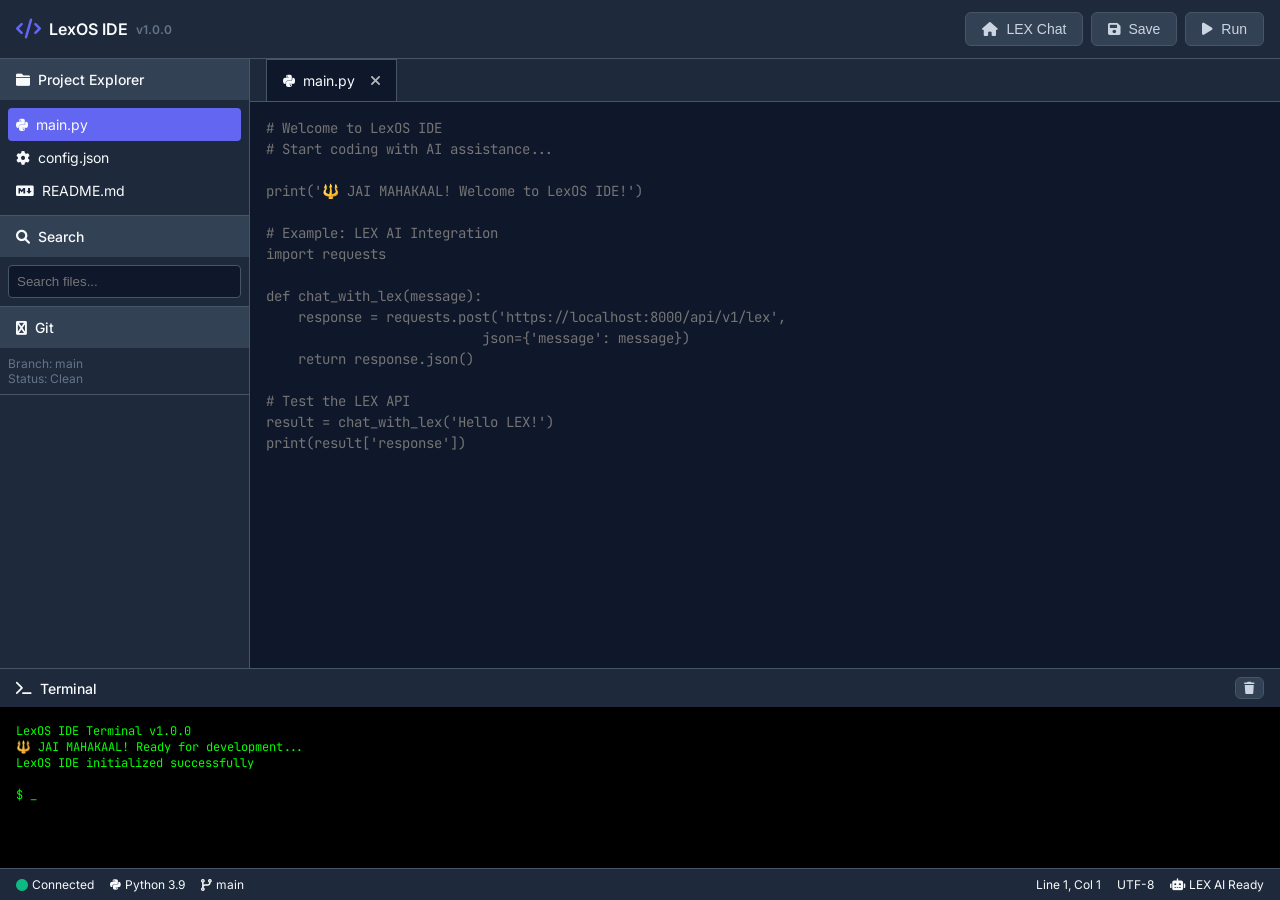
<file: frontend/ide.html>
<!DOCTYPE html>
<html lang="en">
<head>
    <meta charset="UTF-8">
    <meta name="viewport" content="width=device-width, initial-scale=1.0">
    <title>LexOS IDE - Integrated Development Environment</title>
    <link rel="icon" href="data:image/svg+xml,<svg xmlns='http://www.w3.org/2000/svg' viewBox='0 0 100 100'><text y='.9em' font-size='90'>🔱</text></svg>">
    <link href="https://cdnjs.cloudflare.com/ajax/libs/font-awesome/6.0.0/css/all.min.css" rel="stylesheet">
    <link href="https://fonts.googleapis.com/css2?family=Inter:wght@300;400;500;600;700&family=JetBrains+Mono:wght@400;500&display=swap" rel="stylesheet">
    <style>
        :root {
            --primary-color: #6366f1;
            --secondary-color: #8b5cf6;
            --bg-primary: #0f172a;
            --bg-secondary: #1e293b;
            --bg-tertiary: #334155;
            --text-primary: #f8fafc;
            --text-secondary: #cbd5e1;
            --text-muted: #64748b;
            --border-color: #475569;
            --success-color: #10b981;
            --warning-color: #f59e0b;
            --error-color: #ef4444;
        }

        * {
            margin: 0;
            padding: 0;
            box-sizing: border-box;
        }

        body {
            font-family: 'Inter', sans-serif;
            background: var(--bg-primary);
            color: var(--text-primary);
            height: 100vh;
            overflow: hidden;
        }

        .ide-container {
            display: flex;
            height: 100vh;
            flex-direction: column;
        }

        .ide-header {
            background: var(--bg-secondary);
            border-bottom: 1px solid var(--border-color);
            padding: 0.75rem 1rem;
            display: flex;
            justify-content: space-between;
            align-items: center;
        }

        .ide-logo {
            display: flex;
            align-items: center;
            gap: 0.5rem;
            font-weight: 600;
        }

        .ide-logo i {
            color: var(--primary-color);
            font-size: 1.25rem;
        }

        .ide-controls {
            display: flex;
            gap: 0.5rem;
        }

        .ide-btn {
            background: var(--bg-tertiary);
            border: 1px solid var(--border-color);
            color: var(--text-secondary);
            padding: 0.5rem 1rem;
            border-radius: 6px;
            cursor: pointer;
            transition: all 0.2s ease;
            font-size: 0.875rem;
            display: flex;
            align-items: center;
            gap: 0.5rem;
        }

        .ide-btn:hover {
            background: var(--primary-color);
            color: var(--text-primary);
        }

        .ide-main {
            display: flex;
            flex: 1;
            overflow: hidden;
        }

        .ide-sidebar {
            width: 250px;
            background: var(--bg-secondary);
            border-right: 1px solid var(--border-color);
            display: flex;
            flex-direction: column;
        }

        .sidebar-section {
            border-bottom: 1px solid var(--border-color);
        }

        .sidebar-header {
            padding: 0.75rem 1rem;
            background: var(--bg-tertiary);
            font-weight: 500;
            font-size: 0.875rem;
            display: flex;
            align-items: center;
            gap: 0.5rem;
        }

        .sidebar-content {
            padding: 0.5rem;
            max-height: 200px;
            overflow-y: auto;
        }

        .file-item {
            padding: 0.5rem;
            border-radius: 4px;
            cursor: pointer;
            font-size: 0.875rem;
            display: flex;
            align-items: center;
            gap: 0.5rem;
            transition: all 0.2s ease;
        }

        .file-item:hover {
            background: var(--bg-tertiary);
        }

        .file-item.active {
            background: var(--primary-color);
            color: var(--text-primary);
        }

        .ide-editor {
            flex: 1;
            display: flex;
            flex-direction: column;
        }

        .editor-tabs {
            background: var(--bg-secondary);
            border-bottom: 1px solid var(--border-color);
            display: flex;
            padding: 0 1rem;
        }

        .editor-tab {
            padding: 0.75rem 1rem;
            background: var(--bg-tertiary);
            border: 1px solid var(--border-color);
            border-bottom: none;
            margin-right: 2px;
            cursor: pointer;
            font-size: 0.875rem;
            display: flex;
            align-items: center;
            gap: 0.5rem;
            transition: all 0.2s ease;
        }

        .editor-tab.active {
            background: var(--bg-primary);
            color: var(--text-primary);
        }

        .editor-content {
            flex: 1;
            background: var(--bg-primary);
            position: relative;
        }

        .code-editor {
            width: 100%;
            height: 100%;
            background: var(--bg-primary);
            color: var(--text-primary);
            border: none;
            outline: none;
            font-family: 'JetBrains Mono', monospace;
            font-size: 14px;
            line-height: 1.5;
            padding: 1rem;
            resize: none;
        }

        .ide-terminal {
            height: 200px;
            background: var(--bg-primary);
            border-top: 1px solid var(--border-color);
            display: flex;
            flex-direction: column;
        }

        .terminal-header {
            background: var(--bg-secondary);
            padding: 0.5rem 1rem;
            font-size: 0.875rem;
            font-weight: 500;
            display: flex;
            align-items: center;
            gap: 0.5rem;
        }

        .terminal-content {
            flex: 1;
            background: #000;
            color: #00ff00;
            font-family: 'JetBrains Mono', monospace;
            font-size: 12px;
            padding: 1rem;
            overflow-y: auto;
        }

        .status-bar {
            background: var(--bg-secondary);
            border-top: 1px solid var(--border-color);
            padding: 0.5rem 1rem;
            font-size: 0.75rem;
            display: flex;
            justify-content: space-between;
            align-items: center;
        }

        .status-left, .status-right {
            display: flex;
            gap: 1rem;
            align-items: center;
        }

        .status-item {
            display: flex;
            align-items: center;
            gap: 0.25rem;
        }

        .welcome-screen {
            display: flex;
            flex-direction: column;
            align-items: center;
            justify-content: center;
            height: 100%;
            text-align: center;
            padding: 2rem;
        }

        .welcome-screen h1 {
            font-size: 2rem;
            margin-bottom: 1rem;
            color: var(--primary-color);
        }

        .welcome-screen p {
            color: var(--text-secondary);
            margin-bottom: 2rem;
            max-width: 500px;
        }

        .quick-actions {
            display: flex;
            gap: 1rem;
            flex-wrap: wrap;
            justify-content: center;
        }

        .quick-action {
            background: var(--bg-secondary);
            border: 1px solid var(--border-color);
            padding: 1rem;
            border-radius: 8px;
            cursor: pointer;
            transition: all 0.2s ease;
            text-align: center;
            min-width: 150px;
        }

        .quick-action:hover {
            background: var(--bg-tertiary);
            border-color: var(--primary-color);
        }

        .quick-action i {
            font-size: 1.5rem;
            color: var(--primary-color);
            margin-bottom: 0.5rem;
            display: block;
        }

        .scrollbar {
            scrollbar-width: thin;
            scrollbar-color: var(--border-color) var(--bg-secondary);
        }

        .scrollbar::-webkit-scrollbar {
            width: 8px;
        }

        .scrollbar::-webkit-scrollbar-track {
            background: var(--bg-secondary);
        }

        .scrollbar::-webkit-scrollbar-thumb {
            background: var(--border-color);
            border-radius: 4px;
        }

        .scrollbar::-webkit-scrollbar-thumb:hover {
            background: var(--text-muted);
        }
    </style>
</head>
<body>
    <div class="ide-container">
        <!-- IDE Header -->
        <div class="ide-header">
            <div class="ide-logo">
                <i class="fas fa-code"></i>
                <span>LexOS IDE</span>
                <span style="font-size: 0.75rem; color: var(--text-muted);">v1.0.0</span>
            </div>
            <div class="ide-controls">
                <button class="ide-btn" onclick="window.open('/', '_blank')">
                    <i class="fas fa-home"></i>
                    LEX Chat
                </button>
                <button class="ide-btn" onclick="saveFile()">
                    <i class="fas fa-save"></i>
                    Save
                </button>
                <button class="ide-btn" onclick="runCode()">
                    <i class="fas fa-play"></i>
                    Run
                </button>
            </div>
        </div>

        <!-- IDE Main Content -->
        <div class="ide-main">
            <!-- Sidebar -->
            <div class="ide-sidebar">
                <div class="sidebar-section">
                    <div class="sidebar-header">
                        <i class="fas fa-folder"></i>
                        Project Explorer
                    </div>
                    <div class="sidebar-content scrollbar">
                        <div class="file-item active" onclick="openFile('main.py')">
                            <i class="fab fa-python"></i>
                            main.py
                        </div>
                        <div class="file-item" onclick="openFile('config.json')">
                            <i class="fas fa-cog"></i>
                            config.json
                        </div>
                        <div class="file-item" onclick="openFile('README.md')">
                            <i class="fab fa-markdown"></i>
                            README.md
                        </div>
                    </div>
                </div>

                <div class="sidebar-section">
                    <div class="sidebar-header">
                        <i class="fas fa-search"></i>
                        Search
                    </div>
                    <div class="sidebar-content">
                        <input type="text" placeholder="Search files..." style="width: 100%; padding: 0.5rem; background: var(--bg-primary); border: 1px solid var(--border-color); color: var(--text-primary); border-radius: 4px;">
                    </div>
                </div>

                <div class="sidebar-section">
                    <div class="sidebar-header">
                        <i class="fas fa-git-alt"></i>
                        Git
                    </div>
                    <div class="sidebar-content">
                        <div style="font-size: 0.75rem; color: var(--text-muted);">
                            Branch: main<br>
                            Status: Clean
                        </div>
                    </div>
                </div>
            </div>

            <!-- Editor Area -->
            <div class="ide-editor">
                <div class="editor-tabs">
                    <div class="editor-tab active">
                        <i class="fab fa-python"></i>
                        main.py
                        <i class="fas fa-times" style="margin-left: 0.5rem; opacity: 0.7;"></i>
                    </div>
                </div>

                <div class="editor-content">
                    <div id="welcome-screen" class="welcome-screen" style="display: none;">
                        <h1>🔱 Welcome to LexOS IDE</h1>
                        <p>A powerful integrated development environment for building with LEX AI. Create, edit, and run code with advanced AI assistance.</p>
                        <div class="quick-actions">
                            <div class="quick-action" onclick="createNewFile()">
                                <i class="fas fa-file-plus"></i>
                                <div>New File</div>
                            </div>
                            <div class="quick-action" onclick="openProject()">
                                <i class="fas fa-folder-open"></i>
                                <div>Open Project</div>
                            </div>
                            <div class="quick-action" onclick="showTemplates()">
                                <i class="fas fa-code"></i>
                                <div>Templates</div>
                            </div>
                        </div>
                    </div>

                    <textarea id="code-editor" class="code-editor" placeholder="# Welcome to LexOS IDE
# Start coding with AI assistance...

print('🔱 JAI MAHAKAAL! Welcome to LexOS IDE!')

# Example: LEX AI Integration
import requests

def chat_with_lex(message):
    response = requests.post('https://localhost:8000/api/v1/lex', 
                           json={'message': message})
    return response.json()

# Test the LEX API
result = chat_with_lex('Hello LEX!')
print(result['response'])
"></textarea>
                </div>
            </div>
        </div>

        <!-- Terminal -->
        <div class="ide-terminal">
            <div class="terminal-header">
                <i class="fas fa-terminal"></i>
                Terminal
                <div style="margin-left: auto; display: flex; gap: 0.5rem;">
                    <button class="ide-btn" style="padding: 0.25rem 0.5rem; font-size: 0.75rem;" onclick="clearTerminal()">
                        <i class="fas fa-trash"></i>
                    </button>
                </div>
            </div>
            <div id="terminal-content" class="terminal-content scrollbar">
                <div>LexOS IDE Terminal v1.0.0</div>
                <div>🔱 JAI MAHAKAAL! Ready for development...</div>
                <div style="margin-top: 1rem;">$ <span id="terminal-cursor">_</span></div>
            </div>
        </div>

        <!-- Status Bar -->
        <div class="status-bar">
            <div class="status-left">
                <div class="status-item">
                    <i class="fas fa-circle" style="color: var(--success-color);"></i>
                    Connected
                </div>
                <div class="status-item">
                    <i class="fab fa-python"></i>
                    Python 3.9
                </div>
                <div class="status-item">
                    <i class="fas fa-code-branch"></i>
                    main
                </div>
            </div>
            <div class="status-right">
                <div class="status-item">Line 1, Col 1</div>
                <div class="status-item">UTF-8</div>
                <div class="status-item">
                    <i class="fas fa-robot"></i>
                    LEX AI Ready
                </div>
            </div>
        </div>
    </div>

    <script>
        // Simple IDE functionality
        function openFile(filename) {
            document.querySelectorAll('.file-item').forEach(item => item.classList.remove('active'));
            event.target.closest('.file-item').classList.add('active');
            
            // Update tab
            document.querySelector('.editor-tab').innerHTML = `
                <i class="fab fa-${filename.endsWith('.py') ? 'python' : filename.endsWith('.json') ? 'js' : 'markdown'}"></i>
                ${filename}
                <i class="fas fa-times" style="margin-left: 0.5rem; opacity: 0.7;"></i>
            `;
            
            addToTerminal(`Opened ${filename}`);
        }

        function saveFile() {
            addToTerminal('File saved successfully');
        }

        function runCode() {
            const code = document.getElementById('code-editor').value;
            addToTerminal('Running code...');
            setTimeout(() => {
                addToTerminal('🔱 JAI MAHAKAAL! Welcome to LexOS IDE!');
                addToTerminal('Code execution completed');
            }, 1000);
        }

        function clearTerminal() {
            document.getElementById('terminal-content').innerHTML = `
                <div>Terminal cleared</div>
                <div style="margin-top: 1rem;">$ <span id="terminal-cursor">_</span></div>
            `;
        }

        function addToTerminal(text) {
            const terminal = document.getElementById('terminal-content');
            const cursor = document.getElementById('terminal-cursor');
            const newLine = document.createElement('div');
            newLine.textContent = text;
            terminal.insertBefore(newLine, cursor.parentElement);
            terminal.scrollTop = terminal.scrollHeight;
        }

        function createNewFile() {
            addToTerminal('Creating new file...');
        }

        function openProject() {
            addToTerminal('Opening project...');
        }

        function showTemplates() {
            addToTerminal('Loading templates...');
        }

        // Cursor blinking animation
        setInterval(() => {
            const cursor = document.getElementById('terminal-cursor');
            if (cursor) {
                cursor.style.opacity = cursor.style.opacity === '0' ? '1' : '0';
            }
        }, 500);

        // Initialize
        document.addEventListener('DOMContentLoaded', () => {
            addToTerminal('LexOS IDE initialized successfully');
        });
    </script>
</body>
</html>
</file>
